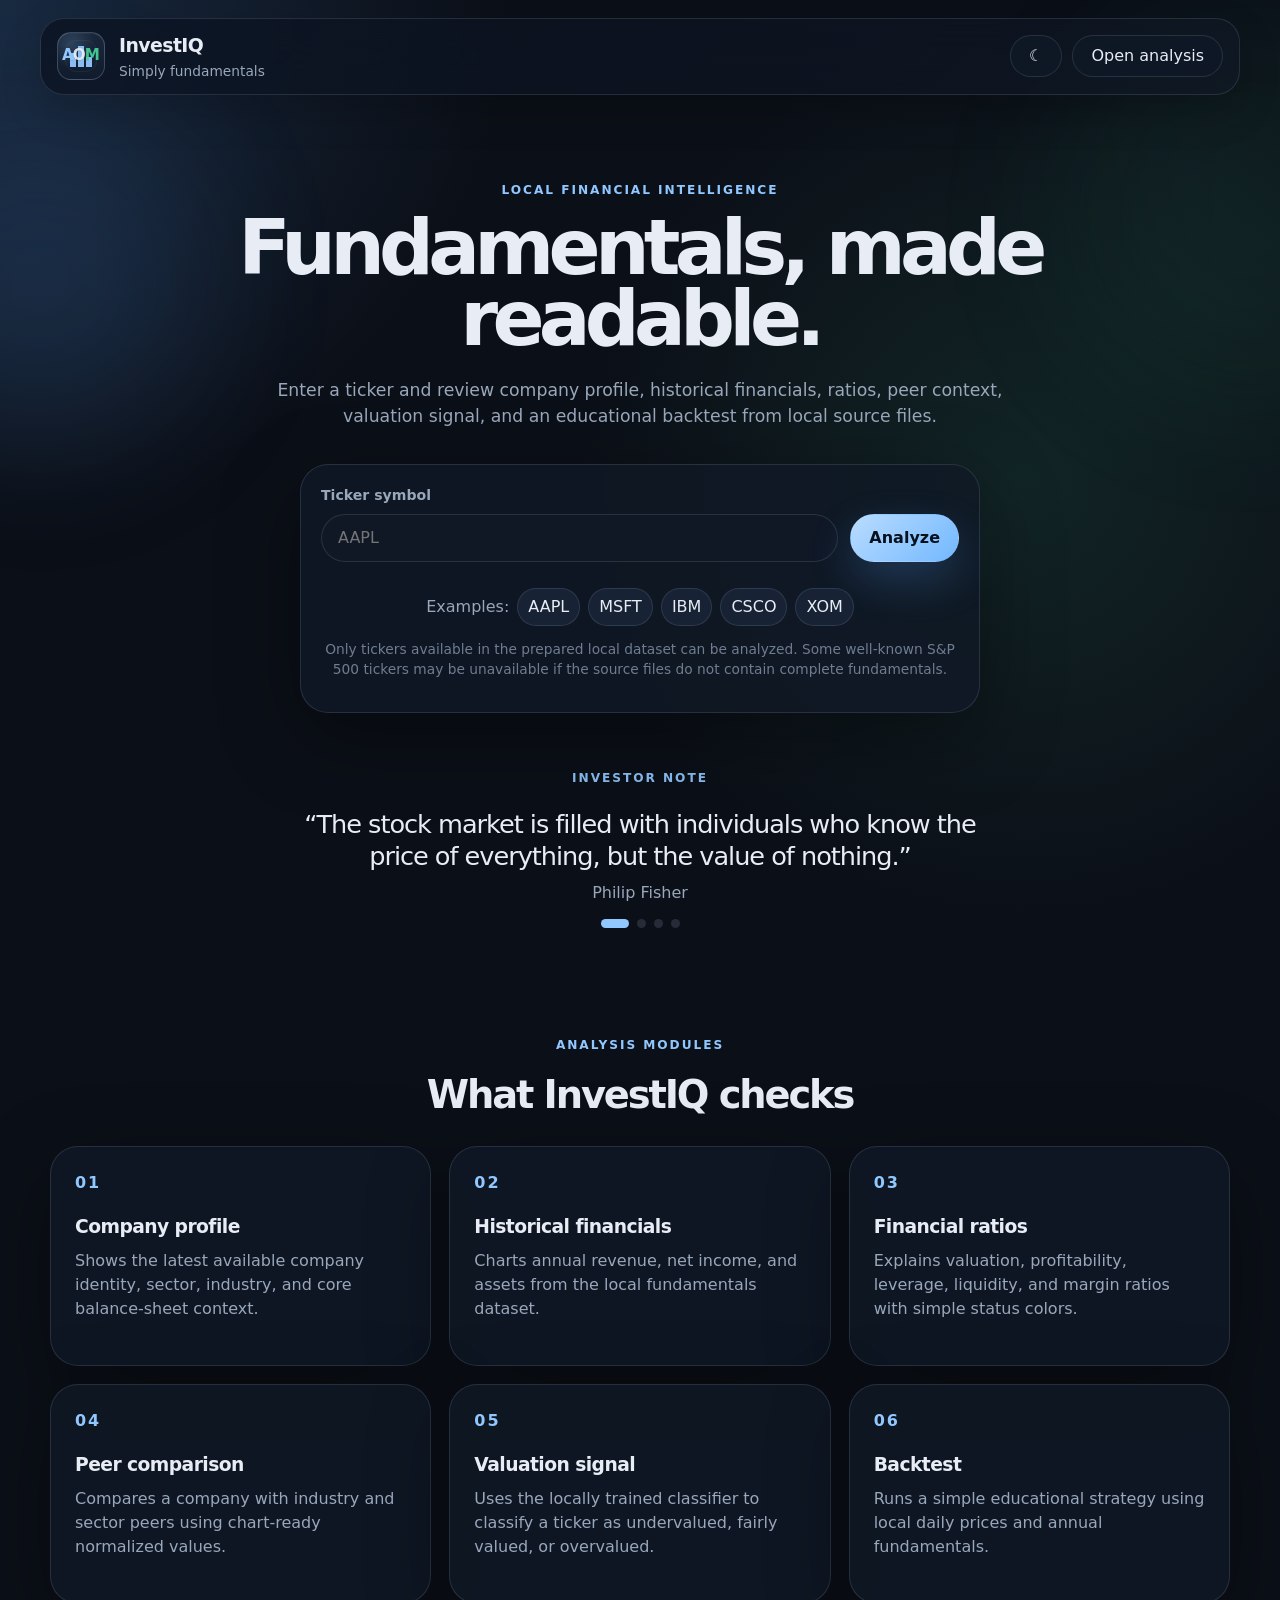
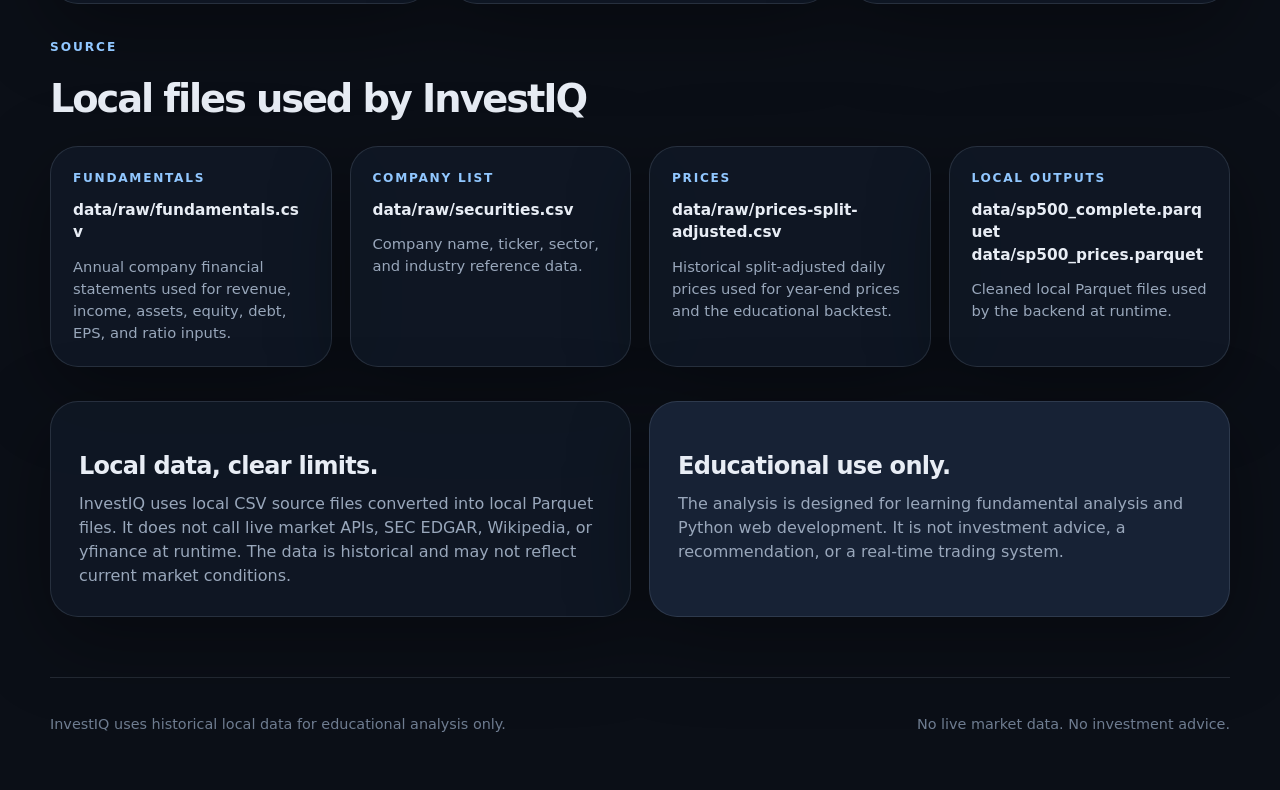
<file: frontend/index.html>
<!DOCTYPE html>
<html lang="en" data-theme="dark">
<head>
  <meta charset="UTF-8" />
  <meta name="viewport" content="width=device-width, initial-scale=1.0" />
  <title>InvestIQ | Simply Fundamentals</title>
  <script>
    (function () {
      try {
        var theme = localStorage.getItem("investiq-theme") || "dark";
        document.documentElement.setAttribute("data-theme", theme);
      } catch (e) {
        document.documentElement.setAttribute("data-theme", "dark");
      }
    })();
  </script>
  <link rel="stylesheet" href="style.css?v=aom-logo-1" />
</head>
<body class="home-page">
  <div class="ambient ambient-one"></div>
  <div class="ambient ambient-two"></div>

  <header class="site-header">
    <a class="brand brand-refined" href="index.html" aria-label="InvestIQ home">
      <span class="brand-mark brand-mark-aom" aria-hidden="true">
        <span class="brand-monogram">
          <span class="brand-letter brand-letter-a">A</span>
          <span class="brand-letter brand-letter-o">O</span>
          <span class="brand-letter brand-letter-m">M</span>
        </span>
      </span>
      <span class="brand-copy">
        <strong>InvestIQ</strong>
        <small>Simply fundamentals</small>
      </span>
    </a>

    <nav class="header-actions" aria-label="Header actions">
      <button class="ghost-button" id="themeToggle" type="button" aria-label="Toggle theme">
        <span id="themeIcon">☾</span>
      </button>
      <a class="ghost-link" href="analysis.html?ticker=AAPL">Open analysis</a>
    </nav>
  </header>

  <main>
    <section class="hero-shell">
      <div class="hero-copy reveal">
        <p class="eyebrow">Local financial intelligence</p>
        <h1>Fundamentals, made readable.</h1>
        <p class="hero-text">
          Enter a ticker and review company profile, historical financials, ratios,
          peer context, valuation signal, and an educational backtest from local source files.
        </p>

        <form class="search-panel" id="homeSearchForm" autocomplete="off">
          <label for="tickerInput">Ticker symbol</label>
          <div class="search-row">
            <input
              id="tickerInput"
              name="ticker"
              type="text"
              placeholder="AAPL"
              maxlength="10"
              aria-describedby="tickerHelp"
            />
            <button class="primary-button" type="submit">Analyze</button>
          </div>
          <div class="suggestions" id="suggestions" aria-live="polite"></div>
          <p class="field-help" id="tickerHelp">
            Examples:
            <button type="button" class="ticker-pill" data-ticker="AAPL">AAPL</button>
            <button type="button" class="ticker-pill" data-ticker="MSFT">MSFT</button>
            <button type="button" class="ticker-pill" data-ticker="IBM">IBM</button>
            <button type="button" class="ticker-pill" data-ticker="CSCO">CSCO</button>
            <button type="button" class="ticker-pill" data-ticker="XOM">XOM</button>
          </p>
          <p class="local-dataset-note">
            Only tickers available in the prepared local dataset can be analyzed.
            Some well-known S&amp;P 500 tickers may be unavailable if the source files do not contain complete fundamentals.
          </p>
          <div class="inline-error" id="homeError"></div>
        </form>
      </div>

      <aside class="quote-card reveal delay-1" aria-label="Investor quote">
        <div class="quote-kicker">Investor note</div>
        <blockquote id="investorQuote">
          “The stock market is filled with individuals who know the price of everything, but the value of nothing.”
        </blockquote>
        <p id="quoteAuthor">Philip Fisher</p>
        <div class="quote-dots" id="quoteDots" aria-label="Quote navigation"></div>
      </aside>
    </section>

    <section class="module-section reveal delay-2" aria-labelledby="modulesTitle">
      <div class="section-heading section-heading-centered">
        <div>
          <p class="eyebrow">Analysis modules</p>
          <h2 id="modulesTitle">What InvestIQ checks</h2>
        </div>
      </div>

      <div class="module-grid">
        <article class="module-card">
          <span class="module-number">01</span>
          <h3>Company profile</h3>
          <p>Shows the latest available company identity, sector, industry, and core balance-sheet context.</p>
        </article>
        <article class="module-card">
          <span class="module-number">02</span>
          <h3>Historical financials</h3>
          <p>Charts annual revenue, net income, and assets from the local fundamentals dataset.</p>
        </article>
        <article class="module-card">
          <span class="module-number">03</span>
          <h3>Financial ratios</h3>
          <p>Explains valuation, profitability, leverage, liquidity, and margin ratios with simple status colors.</p>
        </article>
        <article class="module-card">
          <span class="module-number">04</span>
          <h3>Peer comparison</h3>
          <p>Compares a company with industry and sector peers using chart-ready normalized values.</p>
        </article>
        <article class="module-card">
          <span class="module-number">05</span>
          <h3>Valuation signal</h3>
          <p>Uses the locally trained classifier to classify a ticker as undervalued, fairly valued, or overvalued.</p>
        </article>
        <article class="module-card">
          <span class="module-number">06</span>
          <h3>Backtest</h3>
          <p>Runs a simple educational strategy using local daily prices and annual fundamentals.</p>
        </article>
      </div>
    </section>


    <section class="source-section reveal delay-3">
      <div class="section-heading">
        <div>
          <p class="eyebrow">Source</p>
          <h2>Local files used by InvestIQ</h2>
        </div>
      </div>

      <div class="source-grid">
        <article class="source-card">
          <span>Fundamentals</span>
          <strong>data/raw/fundamentals.csv</strong>
          <p>Annual company financial statements used for revenue, income, assets, equity, debt, EPS, and ratio inputs.</p>
        </article>
        <article class="source-card">
          <span>Company list</span>
          <strong>data/raw/securities.csv</strong>
          <p>Company name, ticker, sector, and industry reference data.</p>
        </article>
        <article class="source-card">
          <span>Prices</span>
          <strong>data/raw/prices-split-adjusted.csv</strong>
          <p>Historical split-adjusted daily prices used for year-end prices and the educational backtest.</p>
        </article>
        <article class="source-card">
          <span>Local outputs</span>
          <strong>data/sp500_complete.parquet<br>data/sp500_prices.parquet</strong>
          <p>Cleaned local Parquet files used by the backend at runtime.</p>
        </article>
      </div>
    </section>

    <section class="method-section reveal delay-3">
      <div class="method-card">
        <h2>Local data, clear limits.</h2>
        <p>
          InvestIQ uses local CSV source files converted into local Parquet files. It does not call live market APIs,
          SEC EDGAR, Wikipedia, or yfinance at runtime. The data is historical and may not reflect current market conditions.
        </p>
      </div>
      <div class="method-card muted">
        <h2>Educational use only.</h2>
        <p>
          The analysis is designed for learning fundamental analysis and Python web development.
          It is not investment advice, a recommendation, or a real-time trading system.
        </p>
      </div>
    </section>
  </main>

  <footer class="footer">
    <p>InvestIQ uses historical local data for educational analysis only.</p>
    <p>No live market data. No investment advice.</p>
  </footer>

  <script src="script.js?v=aom-logo-1"></script>
</body>
</html>
</file>
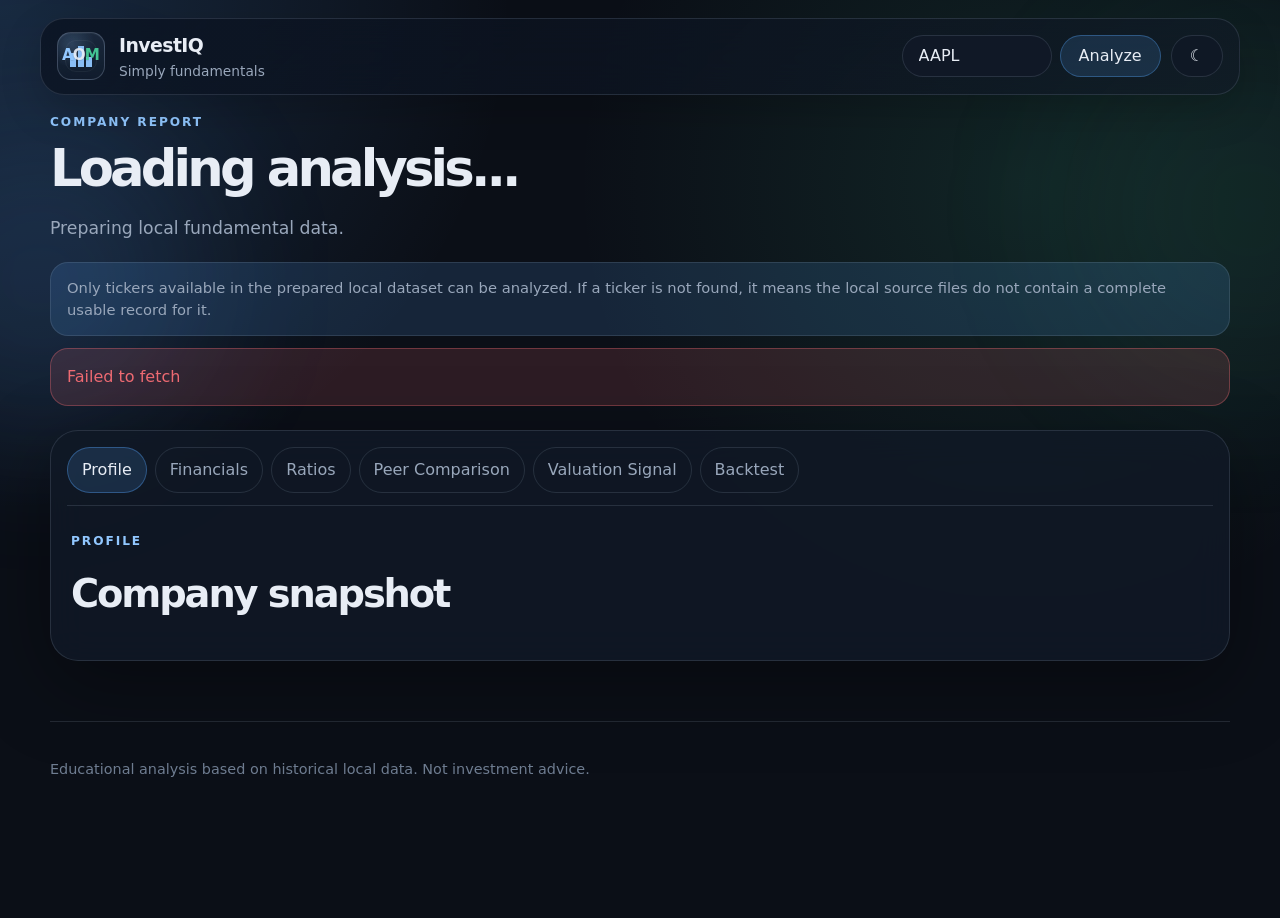
<file: frontend/analysis.html>
<!DOCTYPE html>
<html lang="en" data-theme="dark">
<head>
  <meta charset="UTF-8" />
  <meta name="viewport" content="width=device-width, initial-scale=1.0" />
  <title>InvestIQ Analysis</title>
  <script>
    (function () {
      try {
        var theme = localStorage.getItem("investiq-theme") || "dark";
        document.documentElement.setAttribute("data-theme", theme);
      } catch (e) {
        document.documentElement.setAttribute("data-theme", "dark");
      }
    })();
  </script>
  <link rel="stylesheet" href="style.css?v=aom-logo-1" />
  <script src="https://cdn.plot.ly/plotly-2.35.2.min.js"></script>
</head>
<body class="analysis-page">
  <div class="ambient ambient-one"></div>
  <div class="ambient ambient-two"></div>

  <header class="site-header">
    <a class="brand brand-refined" href="index.html" aria-label="InvestIQ home">
      <span class="brand-mark brand-mark-aom" aria-hidden="true">
        <span class="brand-monogram">
          <span class="brand-letter brand-letter-a">A</span>
          <span class="brand-letter brand-letter-o">O</span>
          <span class="brand-letter brand-letter-m">M</span>
        </span>
      </span>
      <span class="brand-copy">
        <strong>InvestIQ</strong>
        <small>Simply fundamentals</small>
      </span>
    </a>

    <nav class="header-actions" aria-label="Header actions">
      <form class="mini-search" id="analysisSearchForm" autocomplete="off">
        <input id="analysisTickerInput" type="text" placeholder="AAPL" maxlength="10" aria-label="Ticker" />
        <button class="secondary-button" type="submit">Analyze</button>
      </form>
      <button class="ghost-button" id="themeToggle" type="button" aria-label="Toggle theme">
        <span id="themeIcon">☾</span>
      </button>
    </nav>
  </header>

  <main id="analysisPage">
    <section class="analysis-hero">
      <div>
        <p class="eyebrow">Company report</p>
        <h1 id="companyTitle">Loading analysis...</h1>
        <p id="companySubtitle" class="hero-text">Preparing local fundamental data.</p>
      </div>

    </section>

    <div class="data-limitation-banner">
      Only tickers available in the prepared local dataset can be analyzed. If a ticker is not found,
      it means the local source files do not contain a complete usable record for it.
    </div>

    <div class="loading-bar" id="loadingBar" hidden>
      <span></span>
    </div>

    <div class="page-error" id="analysisError" hidden></div>

    <section class="tabs-shell" aria-label="Analysis tabs">
      <div class="tabs" role="tablist">
        <button class="tab-button active" data-tab="profile" role="tab">Profile</button>
        <button class="tab-button" data-tab="financials" role="tab">Financials</button>
        <button class="tab-button" data-tab="ratios" role="tab">Ratios</button>
        <button class="tab-button" data-tab="peers" role="tab">Peer Comparison</button>
        <button class="tab-button" data-tab="valuation" role="tab">Valuation Signal</button>
        <button class="tab-button" data-tab="backtest" role="tab">Backtest</button>
      </div>

      <section class="tab-panel active" id="tab-profile" role="tabpanel">
        <div class="section-heading compact">
          <p class="eyebrow">Profile</p>
          <h2>Company snapshot</h2>
        </div>
        <div class="profile-grid" id="profileGrid"></div>
      </section>

      <section class="tab-panel" id="tab-financials" role="tabpanel">
        <div class="section-heading compact">
          <p class="eyebrow">Annual financials</p>
          <h2>Historical performance</h2>
        </div>
        <div class="financial-chart-grid">
          <article class="financial-chart-panel">
            <div class="chart-zone">
              <div id="revenueChart" class="chart"></div>
            </div>
            <aside class="financial-chart-note">
              <span>Top line</span>
              <h4>Revenue</h4>
              <p>
                Revenue shows how much business the company generated before expenses.
                A rising revenue line can indicate growth, but it should not be read alone.
              </p>
              <p>
                Compare it with net income. If revenue rises but profit does not, the company may have
                cost pressure, weak margins, or heavy reinvestment.
              </p>
            </aside>
          </article>

          <article class="financial-chart-panel">
            <div class="chart-zone">
              <div id="netIncomeChart" class="chart"></div>
            </div>
            <aside class="financial-chart-note">
              <span>Profitability</span>
              <h4>Net income</h4>
              <p>
                Net income shows the profit left after expenses, interest, taxes, and other costs.
                It is usually a stronger quality signal than revenue alone.
              </p>
              <p>
                Stable or growing net income may indicate better operating discipline.
                Sharp drops may reflect business cycles, one-time charges, or margin weakness.
              </p>
            </aside>
          </article>

          <article class="financial-chart-panel">
            <div class="chart-zone">
              <div id="assetsChart" class="chart"></div>
            </div>
            <aside class="financial-chart-note">
              <span>Balance sheet</span>
              <h4>Total assets</h4>
              <p>
                Total assets show the size of the company’s balance sheet. Asset growth may indicate
                expansion, acquisitions, or higher capital intensity.
              </p>
              <p>
                More assets are not automatically better. Read this together with ROA, debt, equity,
                and net income to see whether the assets are productive.
              </p>
            </aside>
          </article>
        </div>

        <div class="table-card">
          <div class="table-header">
            <h3>Annual financials</h3>
          </div>
          <div class="table-wrap">
            <table id="financialsTable"></table>
          </div>
        </div>
      </section>

      <section class="tab-panel" id="tab-ratios" role="tabpanel">
        <div class="section-heading compact">
          <p class="eyebrow">Ratios</p>
          <h2>Valuation and quality indicators</h2>
        </div>

        <div class="explainer-panel">
          <h3>How to read valuation and quality indicators</h3>
          <p>
            These ratios are simple financial indicators calculated from the prepared local dataset.
            They are not live market signals. Green, yellow, and red are educational thresholds used to make the numbers easier to read.
          </p>
          <div class="explanation-grid">
            <article><strong>P/E</strong><span>Price compared with earnings. Lower can mean cheaper, but very low can also reflect risk.</span></article>
            <article><strong>P/B</strong><span>Price compared with book value. Lower can mean cheaper relative to accounting equity.</span></article>
            <article><strong>ROE</strong><span>Profit generated from shareholder equity. Higher usually means better profitability.</span></article>
            <article><strong>ROA</strong><span>Profit generated from total assets. Higher means assets are used more efficiently.</span></article>
            <article><strong>D/E</strong><span>Debt compared with equity. Lower usually means less balance-sheet leverage.</span></article>
            <article><strong>Current Ratio</strong><span>Current assets compared with current liabilities. Higher means stronger short-term liquidity.</span></article>
            <article><strong>Gross Margin</strong><span>Share of revenue left after direct costs. Higher means stronger product or service margin.</span></article>
          </div>
        </div>

        <div class="score-card" id="healthScoreCard"></div>
        <div class="ratio-grid" id="ratioGrid"></div>
      </section>

      <section class="tab-panel" id="tab-peers" role="tabpanel">
        <div class="section-heading compact">
          <p class="eyebrow">Peer comparison</p>
          <h2>Sector and peer context</h2>
        </div>

        <div class="explainer-panel">
          <h3>How peer comparison works</h3>
          <p>
            InvestIQ first looks for companies in the same industry. If there are not enough peers, it expands to the same sector.
            The table shows comparable companies. The bar chart shows metric values. The radar chart converts each metric to a 0-100 score,
            where a higher score is always better.
          </p>
          <p>
            For radar scoring, higher is better for ROE, ROA, Current Ratio, and Gross Margin. Lower is better for P/E, P/B, and Debt-to-Equity.
            This makes unlike metrics easier to compare visually.
          </p>
        </div>

        <div class="chart-grid">
          <div class="chart-card wide"><div id="peerBarChart" class="chart"></div></div>
          <div class="chart-card wide"><div id="peerRadarChart" class="chart"></div></div>
        </div>
        <div class="table-card">
          <div class="table-header">
            <h3>Peers</h3>
          </div>
          <div class="table-wrap">
            <table id="peersTable"></table>
          </div>
        </div>
      </section>

      <section class="tab-panel" id="tab-valuation" role="tabpanel">
        <div class="section-heading compact">
          <p class="eyebrow">Valuation signal</p>
          <h2>Local classifier output</h2>
        </div>

        <div class="explainer-panel">
          <h3>How the valuation signal works</h3>
          <p>
            The classifier is trained locally from the prepared historical dataset. It learns labels based on sector-relative valuation rules,
            not from live market prices or analyst opinions. The verdict is therefore an educational signal, not an investment recommendation.
          </p>
          <p>
            Confidence is the model probability for the selected verdict. Feature importance shows which ratios were most influential during model training.
          </p>
        </div>

        <div class="valuation-layout valuation-layout-vertical">
          <div class="valuation-card" id="valuationCard"></div>
          <div class="chart-card"><div id="featureImportanceChart" class="chart"></div></div>
        </div>
      </section>

      <section class="tab-panel" id="tab-backtest" role="tabpanel">
        <div class="section-heading compact">
          <p class="eyebrow">Educational backtest</p>
          <h2>Simple historical simulation</h2>
        </div>

        <div class="explainer-panel backtest-explainer">
          <h3>How to read this backtest</h3>
          <p>
            This backtest is a simple learning tool. It answers one question:
            what would have happened if a basic value-and-quality rule had been applied
            to the selected tickers during the selected historical period?
          </p>

          <div class="explanation-grid backtest-explanation-grid">
            <article>
              <strong>Buy rule</strong>
              <span>
                A ticker is bought when the latest available annual fundamentals show
                P/E below 15 and ROE above 15%. This means the company appears reasonably priced
                and profitable based on the local dataset.
              </span>
            </article>

            <article>
              <strong>Sell rule</strong>
              <span>
                A position is sold after 252 trading days, roughly one trading year,
                or earlier if the selected end date is reached.
              </span>
            </article>

            <article>
              <strong>Capital allocation</strong>
              <span>
                Initial capital is split equally across tickers that trigger the buy rule.
                Tickers that do not trigger the rule are shown as skipped.
              </span>
            </article>

            <article>
              <strong>Data limitation</strong>
              <span>
                Prices are daily, but fundamentals are annual. InvestIQ uses the latest available
                annual fundamentals at or before the trade year. This is realistic enough for learning,
                but it is not a professional trading engine.
              </span>
            </article>
          </div>

          <p class="explainer-warning">
            The result should be read as an educational historical simulation, not as a forecast,
            trading signal, or investment recommendation.
          </p>
        </div>

<form class="backtest-form" id="backtestForm">
          <label>
            Tickers
            <input id="backtestTickers" type="text" value="AAPL, MSFT, IBM, CSCO" />
          </label>
          <label>
            Start date
            <input id="backtestStart" type="date" value="2014-01-01" />
          </label>
          <label>
            End date
            <input id="backtestEnd" type="date" value="2016-12-31" />
          </label>
          <label>
            Initial capital
            <input id="backtestCapital" type="number" min="0" step="100" value="10000" />
          </label>
          <button class="primary-button" type="submit">Run backtest</button>
        </form>

        <div class="inline-error" id="backtestError"></div>

        <div class="metric-grid" id="backtestMetrics"></div>

        <div class="chart-card wide">
          <div id="portfolioChart" class="chart"></div>
        </div>

        <div class="methodology-card" id="backtestMethodology"></div>

        <div class="table-card">
          <div class="table-header">
            <h3>Trades</h3>
          </div>
          <div class="table-wrap">
            <table id="tradesTable"></table>
          </div>
        </div>
      </section>
    </section>
  </main>

  <footer class="footer">
    <p>Educational analysis based on historical local data. Not investment advice.</p>
  </footer>

  <script src="script.js?v=aom-logo-1"></script>
</body>
</html>
</file>
<file: frontend/style.css>
:root {
  color-scheme: dark;
  --bg: #0b0f17;
  --bg-soft: #101826;
  --panel: rgba(17, 25, 39, 0.82);
  --panel-solid: #121a28;
  --panel-strong: #172235;
  --text: #e8edf5;
  --muted: #99a7bb;
  --faint: #6f7d91;
  --line: rgba(150, 166, 190, 0.18);
  --line-strong: rgba(150, 166, 190, 0.32);
  --accent: #91c7ff;
  --accent-strong: #57a6ff;
  --accent-soft: rgba(87, 166, 255, 0.15);
  --green: #46d39a;
  --green-soft: rgba(70, 211, 154, 0.14);
  --yellow: #e7bd52;
  --yellow-soft: rgba(231, 189, 82, 0.15);
  --red: #ef6b73;
  --red-soft: rgba(239, 107, 115, 0.15);
  --grey: #8f9aad;
  --grey-soft: rgba(143, 154, 173, 0.15);
  --shadow: 0 24px 80px rgba(0, 0, 0, 0.35);
  --radius-lg: 28px;
  --radius-md: 18px;
  --radius-sm: 12px;
}

html[data-theme="light"] {
  color-scheme: light;
  --bg: #f4f7fb;
  --bg-soft: #ffffff;
  --panel: rgba(255, 255, 255, 0.86);
  --panel-solid: #ffffff;
  --panel-strong: #edf3fb;
  --text: #102033;
  --muted: #53647a;
  --faint: #7a8797;
  --line: rgba(50, 72, 100, 0.16);
  --line-strong: rgba(50, 72, 100, 0.28);
  --accent: #1d68b3;
  --accent-strong: #155a9e;
  --accent-soft: rgba(29, 104, 179, 0.11);
  --shadow: 0 24px 70px rgba(50, 72, 100, 0.16);
}

* {
  box-sizing: border-box;
}

body {
  margin: 0;
  min-height: 100vh;
  background:
    radial-gradient(circle at top left, rgba(87, 166, 255, 0.18), transparent 32rem),
    radial-gradient(circle at 80% 20%, rgba(70, 211, 154, 0.11), transparent 28rem),
    var(--bg);
  color: var(--text);
  font-family: Inter, ui-sans-serif, system-ui, -apple-system, BlinkMacSystemFont, "Segoe UI", sans-serif;
  line-height: 1.5;
}

button,
input {
  font: inherit;
}

a {
  color: inherit;
  text-decoration: none;
}

.ambient {
  position: fixed;
  pointer-events: none;
  border-radius: 999px;
  filter: blur(80px);
  opacity: 0.6;
  z-index: -1;
}

.ambient-one {
  width: 320px;
  height: 320px;
  left: -120px;
  top: 120px;
  background: rgba(87, 166, 255, 0.22);
}

.ambient-two {
  width: 380px;
  height: 380px;
  right: -160px;
  top: 20px;
  background: rgba(70, 211, 154, 0.12);
}

.site-header {
  width: min(1180px, calc(100% - 36px));
  margin: 0 auto;
  padding: 24px 0;
  display: flex;
  justify-content: space-between;
  align-items: center;
  gap: 18px;
}

.brand {
  display: flex;
  align-items: center;
  gap: 12px;
}

.brand-mark {
  width: 42px;
  height: 42px;
  border: 1px solid var(--line-strong);
  border-radius: 14px;
  display: grid;
  place-items: center;
  background: linear-gradient(135deg, var(--panel), var(--panel-strong));
  color: var(--accent);
  font-weight: 800;
  box-shadow: var(--shadow);
}

.brand strong {
  display: block;
  font-size: 1.02rem;
  letter-spacing: 0.02em;
}

.brand small {
  display: block;
  color: var(--muted);
  font-size: 0.78rem;
  margin-top: 1px;
}

.header-actions {
  display: flex;
  align-items: center;
  gap: 10px;
}

.ghost-button,
.ghost-link,
.secondary-button,
.primary-button {
  border: 1px solid var(--line);
  border-radius: 999px;
  min-height: 42px;
  padding: 0 18px;
  display: inline-flex;
  align-items: center;
  justify-content: center;
  cursor: pointer;
  transition: transform 180ms ease, border-color 180ms ease, background 180ms ease;
}

.ghost-button,
.ghost-link,
.secondary-button {
  background: var(--panel);
  color: var(--text);
}

.primary-button {
  border-color: transparent;
  color: #07101d;
  background: linear-gradient(135deg, #b9dcff, #73b8ff);
  font-weight: 750;
  box-shadow: 0 18px 44px rgba(87, 166, 255, 0.23);
}

.secondary-button {
  color: var(--text);
  background: var(--accent-soft);
  border-color: rgba(87, 166, 255, 0.34);
}

.ghost-button:hover,
.ghost-link:hover,
.secondary-button:hover,
.primary-button:hover {
  transform: translateY(-1px);
  border-color: var(--accent);
}

main {
  width: min(1180px, calc(100% - 36px));
  margin: 0 auto 60px;
}

.hero-shell {
  min-height: 620px;
  display: grid;
  grid-template-columns: minmax(0, 1.2fr) minmax(320px, 0.8fr);
  align-items: center;
  gap: 28px;
}

.hero-copy h1,
.analysis-hero h1 {
  margin: 0;
  font-size: clamp(2.7rem, 6vw, 5.9rem);
  letter-spacing: -0.075em;
  line-height: 0.92;
}

.analysis-hero h1 {
  font-size: clamp(2rem, 4vw, 4.1rem);
}

.eyebrow {
  color: var(--accent);
  text-transform: uppercase;
  letter-spacing: 0.16em;
  font-size: 0.76rem;
  font-weight: 800;
  margin: 0 0 14px;
}

.hero-text {
  max-width: 700px;
  color: var(--muted);
  font-size: 1.08rem;
  margin: 24px 0 0;
}

.search-panel,
.quote-card,
.module-card,
.method-card,
.tabs-shell,
.chart-card,
.table-card,
.score-card,
.valuation-card,
.methodology-card {
  background: var(--panel);
  border: 1px solid var(--line);
  box-shadow: var(--shadow);
  backdrop-filter: blur(18px);
}

.search-panel {
  margin-top: 34px;
  max-width: 680px;
  border-radius: var(--radius-lg);
  padding: 20px;
}

.search-panel label,
.backtest-form label {
  display: grid;
  gap: 8px;
  color: var(--muted);
  font-size: 0.88rem;
  font-weight: 650;
}

.search-row {
  display: grid;
  grid-template-columns: 1fr auto;
  gap: 12px;
  margin-top: 8px;
}

input {
  width: 100%;
  min-height: 48px;
  border: 1px solid var(--line);
  border-radius: 999px;
  padding: 0 16px;
  background: var(--bg-soft);
  color: var(--text);
  outline: none;
  transition: border-color 180ms ease, box-shadow 180ms ease;
}

input:focus {
  border-color: var(--accent);
  box-shadow: 0 0 0 4px var(--accent-soft);
}

.field-help {
  margin: 14px 0 0;
  color: var(--muted);
  display: flex;
  flex-wrap: wrap;
  align-items: center;
  gap: 8px;
}

.ticker-pill {
  border: 1px solid var(--line);
  border-radius: 999px;
  background: var(--panel-strong);
  color: var(--text);
  padding: 6px 10px;
  cursor: pointer;
}

.suggestions {
  display: flex;
  gap: 8px;
  flex-wrap: wrap;
  margin-top: 12px;
}

.suggestion-button {
  border: 1px solid var(--line);
  border-radius: 999px;
  background: var(--panel-strong);
  color: var(--text);
  padding: 7px 12px;
  cursor: pointer;
}

.inline-error,
.page-error {
  color: var(--red);
  margin-top: 12px;
}

.page-error {
  border: 1px solid rgba(239, 107, 115, 0.35);
  border-radius: var(--radius-md);
  background: var(--red-soft);
  padding: 16px;
}

.quote-card {
  border-radius: var(--radius-lg);
  padding: 32px;
  min-height: 320px;
  display: grid;
  align-content: space-between;
}

.quote-kicker {
  color: var(--accent);
  font-size: 0.76rem;
  text-transform: uppercase;
  letter-spacing: 0.16em;
  font-weight: 800;
}

blockquote {
  margin: 26px 0;
  font-size: clamp(1.4rem, 2vw, 2.1rem);
  letter-spacing: -0.04em;
  line-height: 1.12;
}

.quote-card p {
  color: var(--muted);
  margin: 0;
}

.module-section,
.source-section,
.method-section {
  margin-top: 34px;
}

.section-heading {
  display: flex;
  align-items: end;
  justify-content: space-between;
  gap: 20px;
  margin-bottom: 18px;
}

.section-heading.compact {
  display: block;
}

.section-heading h2 {
  margin: 0;
  font-size: clamp(1.8rem, 3vw, 2.8rem);
  letter-spacing: -0.055em;
}

.module-grid {
  display: grid;
  grid-template-columns: repeat(3, 1fr);
  gap: 18px;
}

.module-card {
  border-radius: var(--radius-lg);
  padding: 24px;
  min-height: 220px;
  transition: transform 180ms ease, border-color 180ms ease;
}

.module-card:hover {
  transform: translateY(-3px);
  border-color: var(--accent);
}

.module-number {
  color: var(--accent);
  font-weight: 800;
  letter-spacing: 0.12em;
}

.module-card h3,
.method-card h2,
.table-header h3 {
  margin: 18px 0 8px;
  letter-spacing: -0.03em;
}

.module-card p,
.method-card p {
  color: var(--muted);
  margin: 0;
}


.source-grid {
  display: grid;
  grid-template-columns: repeat(4, 1fr);
  gap: 18px;
}

.source-card {
  background: var(--panel);
  border: 1px solid var(--line);
  box-shadow: var(--shadow);
  backdrop-filter: blur(18px);
  border-radius: var(--radius-lg);
  padding: 22px;
}

.source-card span {
  display: block;
  color: var(--accent);
  font-size: 0.76rem;
  text-transform: uppercase;
  letter-spacing: 0.14em;
  font-weight: 800;
  margin-bottom: 12px;
}

.source-card strong {
  display: block;
  font-size: 0.96rem;
  overflow-wrap: anywhere;
  line-height: 1.45;
}

.source-card p {
  color: var(--muted);
  margin: 12px 0 0;
  font-size: 0.92rem;
}

.method-section {
  display: grid;
  grid-template-columns: 1fr 1fr;
  gap: 18px;
}

.method-card {
  border-radius: var(--radius-lg);
  padding: 28px;
}

.method-card.muted {
  background: var(--panel-strong);
}

.footer {
  width: min(1180px, calc(100% - 36px));
  margin: 40px auto;
  padding-top: 22px;
  border-top: 1px solid var(--line);
  display: flex;
  justify-content: space-between;
  gap: 18px;
  color: var(--faint);
  font-size: 0.9rem;
}

.reveal {
  animation: rise 700ms ease both;
}

.delay-1 {
  animation-delay: 80ms;
}

.delay-2 {
  animation-delay: 160ms;
}

.delay-3 {
  animation-delay: 240ms;
}

@keyframes rise {
  from {
    transform: translateY(16px);
    opacity: 0;
  }
  to {
    transform: translateY(0);
    opacity: 1;
  }
}

.analysis-hero {
  margin-top: 18px;
  display: grid;
  grid-template-columns: minmax(0, 1fr) auto;
  align-items: end;
  gap: 24px;
}

.hero-metrics,
.metric-grid {
  display: flex;
  gap: 12px;
  flex-wrap: wrap;
}

.metric-chip,
.metric-card {
  min-width: 136px;
  padding: 16px;
  border: 1px solid var(--line);
  border-radius: var(--radius-md);
  background: var(--panel);
}

.metric-chip span,
.metric-card span {
  color: var(--muted);
  display: block;
  font-size: 0.78rem;
}

.metric-chip strong,
.metric-card strong {
  display: block;
  margin-top: 4px;
  font-size: 1.05rem;
}

.mini-search {
  display: flex;
  gap: 8px;
  align-items: center;
}

.mini-search input {
  width: 150px;
  min-height: 42px;
}

.loading-bar {
  position: sticky;
  top: 0;
  height: 4px;
  background: var(--line);
  border-radius: 999px;
  overflow: hidden;
  margin: 18px 0;
  z-index: 5;
}

.loading-bar span {
  display: block;
  width: 36%;
  height: 100%;
  border-radius: 999px;
  background: var(--accent);
  animation: loading 1s ease-in-out infinite;
}

@keyframes loading {
  0% {
    transform: translateX(-100%);
  }
  100% {
    transform: translateX(320%);
  }
}

.tabs-shell {
  margin-top: 24px;
  border-radius: var(--radius-lg);
  padding: 16px;
}

.tabs {
  display: flex;
  gap: 8px;
  overflow-x: auto;
  padding-bottom: 12px;
  border-bottom: 1px solid var(--line);
}

.tab-button {
  border: 1px solid var(--line);
  border-radius: 999px;
  background: transparent;
  color: var(--muted);
  padding: 10px 14px;
  white-space: nowrap;
  cursor: pointer;
}

.tab-button.active {
  background: var(--accent-soft);
  color: var(--text);
  border-color: rgba(87, 166, 255, 0.36);
}

.tab-panel {
  display: none;
  padding: 26px 4px 4px;
}

.tab-panel.active {
  display: block;
}

.profile-grid,
.ratio-grid,
.metric-grid {
  display: grid;
  grid-template-columns: repeat(4, 1fr);
  gap: 14px;
}

.profile-card,
.ratio-card {
  border: 1px solid var(--line);
  background: var(--panel-solid);
  border-radius: var(--radius-md);
  padding: 18px;
}

.profile-card span,
.ratio-card .ratio-label {
  display: block;
  color: var(--muted);
  font-size: 0.82rem;
}

.profile-card strong {
  display: block;
  margin-top: 8px;
  font-size: 1.08rem;
  overflow-wrap: anywhere;
}

.chart-grid {
  display: grid;
  grid-template-columns: 1fr 1fr;
  gap: 14px;
}

.chart-card,
.table-card,
.score-card,
.valuation-card,
.methodology-card {
  border-radius: var(--radius-md);
  padding: 18px;
  margin-bottom: 14px;
}

.chart-card.wide {
  grid-column: 1 / -1;
}

.chart {
  width: 100%;
  min-height: 360px;
}

.table-header {
  display: flex;
  align-items: center;
  justify-content: space-between;
}

.table-header h3 {
  margin: 0 0 14px;
}

.table-wrap {
  overflow-x: auto;
}

table {
  width: 100%;
  border-collapse: collapse;
  min-width: 760px;
}

th,
td {
  padding: 12px 10px;
  border-bottom: 1px solid var(--line);
  text-align: left;
  font-size: 0.9rem;
}

th {
  color: var(--muted);
  font-weight: 750;
}

td {
  color: var(--text);
}

.status-dot {
  width: 10px;
  height: 10px;
  border-radius: 99px;
  display: inline-block;
  margin-right: 8px;
}

.status-green {
  background: var(--green-soft);
  border-color: rgba(70, 211, 154, 0.28);
}

.status-green .status-dot {
  background: var(--green);
}

.status-yellow {
  background: var(--yellow-soft);
  border-color: rgba(231, 189, 82, 0.28);
}

.status-yellow .status-dot {
  background: var(--yellow);
}

.status-red {
  background: var(--red-soft);
  border-color: rgba(239, 107, 115, 0.28);
}

.status-red .status-dot {
  background: var(--red);
}

.status-grey {
  background: var(--grey-soft);
  border-color: rgba(143, 154, 173, 0.28);
}

.status-grey .status-dot {
  background: var(--grey);
}

.ratio-card {
  border: 1px solid var(--line);
}

.ratio-card strong {
  display: block;
  font-size: 1.55rem;
  letter-spacing: -0.04em;
  margin: 8px 0;
}

.ratio-card p {
  margin: 8px 0 0;
  color: var(--muted);
  font-size: 0.9rem;
}

.score-card {
  display: flex;
  justify-content: space-between;
  gap: 18px;
  align-items: center;
}

.score-number {
  font-size: 3rem;
  letter-spacing: -0.06em;
  font-weight: 850;
}

.valuation-layout {
  display: grid;
  grid-template-columns: 0.9fr 1.1fr;
  gap: 14px;
}

.verdict {
  display: inline-flex;
  border: 1px solid var(--line);
  border-radius: 999px;
  padding: 8px 12px;
  background: var(--accent-soft);
  color: var(--text);
  font-weight: 800;
}

.probability-list,
.signal-list {
  display: grid;
  gap: 10px;
  margin-top: 18px;
}

.prob-row {
  display: grid;
  grid-template-columns: 140px 1fr 56px;
  gap: 10px;
  align-items: center;
  color: var(--muted);
}

.prob-bar {
  height: 10px;
  background: var(--line);
  border-radius: 99px;
  overflow: hidden;
}

.prob-bar span {
  display: block;
  height: 100%;
  background: var(--accent);
}

.signal-list li {
  color: var(--muted);
}

.backtest-form {
  display: grid;
  grid-template-columns: 1.4fr 1fr 1fr 1fr auto;
  gap: 12px;
  align-items: end;
  margin-bottom: 18px;
}

.methodology-card {
  color: var(--muted);
}

.methodology-card strong {
  color: var(--text);
}

.empty-state {
  border: 1px dashed var(--line-strong);
  border-radius: var(--radius-md);
  padding: 22px;
  color: var(--muted);
  background: var(--panel-solid);
}

@media (max-width: 980px) {
  .hero-shell,
  .analysis-hero,
  .method-section,
  .valuation-layout {
    grid-template-columns: 1fr;
  }

  .module-grid,
  .source-grid,
  .profile-grid,
  .ratio-grid,
  .metric-grid,
  .chart-grid {
    grid-template-columns: 1fr 1fr;
  }

  .backtest-form {
    grid-template-columns: 1fr 1fr;
  }

  .site-header {
    align-items: flex-start;
  }
}

@media (max-width: 680px) {
  .site-header,
  .header-actions,
  .footer {
    flex-direction: column;
    align-items: stretch;
  }

  .search-row,
  .module-grid,
  .source-grid,
  .profile-grid,
  .ratio-grid,
  .metric-grid,
  .chart-grid,
  .backtest-form {
    grid-template-columns: 1fr;
  }

  .mini-search {
    width: 100%;
  }

  .mini-search input {
    width: 100%;
  }

  .hero-shell {
    min-height: unset;
    padding-top: 36px;
  }

  .hero-copy h1 {
    font-size: 3rem;
  }

  .score-card {
    align-items: flex-start;
    flex-direction: column;
  }
}


.local-dataset-note {
  margin: 12px 0 0;
  color: var(--faint);
  font-size: 0.86rem;
  line-height: 1.45;
}

.data-limitation-banner {
  margin: 20px 0 0;
  padding: 14px 16px;
  border: 1px solid var(--line);
  border-radius: var(--radius-md);
  background: var(--accent-soft);
  color: var(--muted);
  font-size: 0.92rem;
}

.financial-chart-grid {
  display: grid;
  grid-template-columns: 1fr;
  gap: 16px;
}

.financial-chart-grid .chart-card {
  margin-bottom: 0;
}

.financial-chart-grid .chart {
  min-height: 390px;
}


/* Analysis page cleanup */
.analysis-hero {
  grid-template-columns: 1fr;
  align-items: start;
}

.hero-metrics {
  display: none;
}

.valuation-layout {
  grid-template-columns: minmax(320px, 0.82fr) minmax(520px, 1.18fr);
  align-items: start;
}

#featureImportanceChart {
  min-height: 390px;
  height: 390px;
}

#tab-valuation .chart-card {
  padding-bottom: 8px;
}

#tab-valuation .chart {
  min-height: 390px;
}

@media (max-width: 980px) {
  .valuation-layout {
    grid-template-columns: 1fr;
  }

  #featureImportanceChart {
    min-height: 420px;
    height: 420px;
  }
}


/* FINAL OVERRIDE: valuation tab vertical layout */
body.analysis-page #tab-valuation .valuation-layout.valuation-layout-vertical {
  display: block !important;
  width: 100% !important;
}

body.analysis-page #tab-valuation .valuation-layout.valuation-layout-vertical .valuation-card {
  width: 100% !important;
  max-width: none !important;
  margin-bottom: 18px !important;
}

body.analysis-page #tab-valuation .valuation-layout.valuation-layout-vertical .chart-card {
  width: 100% !important;
  max-width: none !important;
  margin-bottom: 0 !important;
}

body.analysis-page #tab-valuation .valuation-layout.valuation-layout-vertical #featureImportanceChart {
  width: 100% !important;
  height: 410px !important;
  min-height: 410px !important;
}

body.analysis-page #tab-valuation .valuation-layout.valuation-layout-vertical .chart {
  width: 100% !important;
  height: 410px !important;
  min-height: 410px !important;
}



/* Explanation panels */
.explainer-panel {
  background: var(--panel-solid);
  border: 1px solid var(--line);
  border-radius: var(--radius-md);
  padding: 18px;
  margin: 0 0 18px;
}

.explainer-panel h3 {
  margin: 0 0 8px;
  font-size: 1.05rem;
  letter-spacing: -0.02em;
}

.explainer-panel p {
  margin: 8px 0 0;
  color: var(--muted);
  font-size: 0.94rem;
  line-height: 1.55;
}

.explanation-grid {
  margin-top: 16px;
  display: grid;
  grid-template-columns: repeat(2, minmax(0, 1fr));
  gap: 10px;
}

.explanation-grid article {
  border: 1px solid var(--line);
  border-radius: 14px;
  padding: 13px 14px;
  background: var(--panel);
}

.explanation-grid strong {
  display: block;
  color: var(--text);
  margin-bottom: 5px;
}

.explanation-grid span {
  display: block;
  color: var(--muted);
  font-size: 0.88rem;
  line-height: 1.45;
}

.ratio-range {
  color: var(--faint) !important;
  font-size: 0.82rem !important;
  margin-top: 10px !important;
}

@media (max-width: 760px) {
  .explanation-grid {
    grid-template-columns: 1fr;
  }
}


/* FINAL POLISH: header, centered home hero, quote placement, and backtest explanation */
.site-header {
  margin-top: 16px;
  padding: 14px 18px;
  border: 1px solid var(--line);
  border-radius: 28px;
  background: linear-gradient(135deg, var(--panel), rgba(17, 25, 39, 0.58));
  backdrop-filter: blur(18px);
  box-shadow: 0 18px 60px rgba(0, 0, 0, 0.22);
}

html[data-theme="light"] .site-header {
  background: rgba(255, 255, 255, 0.78);
}

.brand-mark {
  box-shadow: none;
}

.header-actions .ghost-link,
.header-actions .ghost-button,
.header-actions .secondary-button,
.mini-search input {
  box-shadow: none;
}

.home-page .hero-shell {
  grid-template-columns: 1fr;
  min-height: auto;
  padding: 96px 0 48px;
  place-items: center;
  text-align: center;
}

.home-page .hero-copy {
  width: min(860px, 100%);
  margin: 0 auto;
}

.home-page .hero-copy h1 {
  max-width: 820px;
  margin: 0 auto;
}

.home-page .hero-text {
  max-width: 720px;
  margin-left: auto;
  margin-right: auto;
}

.home-page .search-panel {
  margin-left: auto;
  margin-right: auto;
  text-align: left;
}

.home-page .field-help {
  justify-content: center;
  text-align: center;
}

.home-page .local-dataset-note {
  text-align: center;
  max-width: 650px;
  margin: 14px auto 0;
}

.home-page .quote-card {
  width: min(780px, 100%);
  min-height: 0;
  margin: 22px auto 0;
  padding: 26px 30px;
  text-align: center;
}

.home-page .quote-card blockquote {
  margin: 18px auto;
  font-size: clamp(1.15rem, 2vw, 1.65rem);
  max-width: 680px;
}

.home-page .quote-kicker {
  text-align: center;
}

.backtest-explainer {
  margin-bottom: 22px;
}

.backtest-explanation-grid {
  grid-template-columns: repeat(4, minmax(0, 1fr));
}

.backtest-explanation-grid article {
  min-height: 174px;
}

.explainer-warning {
  margin-top: 16px !important;
  padding: 13px 15px;
  border: 1px solid rgba(231, 189, 82, 0.28);
  border-radius: 14px;
  background: var(--yellow-soft);
  color: var(--text) !important;
}

@media (max-width: 1100px) {
  .backtest-explanation-grid {
    grid-template-columns: repeat(2, minmax(0, 1fr));
  }

  .backtest-explanation-grid article {
    min-height: 0;
  }
}

@media (max-width: 680px) {
  .site-header {
    margin-top: 10px;
    border-radius: 22px;
  }

  .home-page .hero-shell {
    padding: 54px 0 32px;
  }

  .home-page .search-panel {
    text-align: left;
  }

  .backtest-explanation-grid {
    grid-template-columns: 1fr;
  }
}


/* HOME REFINEMENT FINAL */

/* Better header */
.site-header {
  width: min(1200px, calc(100% - 36px));
  margin: 18px auto 0;
  padding: 14px 20px;
  border: 1px solid var(--line);
  border-radius: 24px;
  background: linear-gradient(135deg, var(--panel), rgba(17, 25, 39, 0.68));
  backdrop-filter: blur(18px);
  box-shadow: 0 16px 42px rgba(0, 0, 0, 0.16);
}

html[data-theme="light"] .site-header {
  background: rgba(255, 255, 255, 0.78);
}

/* Better logo */
.brand-refined {
  display: flex;
  align-items: center;
  gap: 14px;
}

.brand-copy strong {
  display: block;
  font-size: 1.06rem;
  letter-spacing: -0.02em;
}

.brand-copy small {
  display: block;
  color: var(--muted);
  font-size: 0.8rem;
  margin-top: 2px;
}

.brand-mark {
  position: relative;
  width: 46px;
  height: 46px;
  border-radius: 14px;
  border: 1px solid var(--line-strong);
  background: linear-gradient(180deg, rgba(87, 166, 255, 0.14), rgba(87, 166, 255, 0.03));
  display: block;
  overflow: hidden;
}

.brand-mark-bar {
  position: absolute;
  bottom: 11px;
  width: 7px;
  border-radius: 999px;
  background: linear-gradient(180deg, var(--accent), var(--accent-strong));
}

.brand-mark-bar-1 {
  left: 13px;
  height: 14px;
}

.brand-mark-bar-2 {
  left: 23px;
  height: 22px;
}

.brand-mark-dot {
  position: absolute;
  right: 10px;
  top: 12px;
  width: 7px;
  height: 7px;
  border-radius: 99px;
  background: var(--green);
  box-shadow: 0 0 0 5px rgba(70, 211, 154, 0.12);
}

/* Center heading above analysis modules */
.home-page .section-heading.section-heading-centered {
  justify-content: center !important;
  text-align: center;
  margin-bottom: 22px;
}

.home-page .section-heading.section-heading-centered > div {
  width: 100%;
}

.home-page .section-heading.section-heading-centered .eyebrow,
.home-page .section-heading.section-heading-centered h2 {
  text-align: center;
}

/* Quote becomes standalone, no box */
.home-page .quote-card {
  width: min(760px, 100%);
  margin: 18px auto 0;
  padding: 12px 0 0;
  min-height: 0;
  background: transparent !important;
  border: none !important;
  box-shadow: none !important;
  backdrop-filter: none !important;
  text-align: center;
}

.home-page .quote-kicker {
  text-align: center;
  margin-bottom: 8px;
}

.home-page .quote-card blockquote {
  margin: 10px auto 10px;
  font-size: clamp(1.1rem, 2vw, 1.6rem);
  line-height: 1.28;
  max-width: 700px;
  transition: opacity 0.42s ease, transform 0.42s ease;
}

.home-page .quote-card p {
  margin: 0;
  color: var(--muted);
  transition: opacity 0.42s ease, transform 0.42s ease;
}

.quote-fade-out {
  opacity: 0;
  transform: translateY(8px);
}

.quote-fade-in {
  opacity: 1;
  transform: translateY(0);
}

.quote-dots {
  display: flex;
  justify-content: center;
  gap: 8px;
  margin-top: 16px;
}

.quote-dot {
  width: 8px;
  height: 8px;
  border-radius: 99px;
  border: none;
  background: var(--line-strong);
  cursor: pointer;
  transition: transform 180ms ease, background 180ms ease, width 180ms ease;
  padding: 0;
}

.quote-dot:hover {
  transform: scale(1.05);
}

.quote-dot.active {
  width: 22px;
  background: var(--accent);
}

/* Home hero feels more centered */
.home-page .hero-shell {
  grid-template-columns: 1fr;
  place-items: center;
  text-align: center;
  min-height: auto;
  padding: 92px 0 38px;
}

.home-page .hero-copy {
  width: min(860px, 100%);
  margin: 0 auto;
}

.home-page .hero-copy h1 {
  margin: 0 auto;
  max-width: 840px;
}

.home-page .hero-text {
  margin-left: auto;
  margin-right: auto;
  max-width: 730px;
}

.home-page .search-panel {
  margin-left: auto;
  margin-right: auto;
  text-align: left;
}

.home-page .local-dataset-note {
  text-align: center;
  margin-left: auto;
  margin-right: auto;
  max-width: 680px;
}

.home-page .module-section {
  margin-top: 64px;
}

.home-page .module-grid {
  margin-top: 4px;
}

@media (max-width: 760px) {
  .site-header {
    padding: 12px 16px;
    border-radius: 20px;
  }

  .brand-mark {
    width: 42px;
    height: 42px;
  }

  .home-page .hero-shell {
    padding: 60px 0 26px;
  }

  .home-page .quote-card blockquote {
    font-size: 1.18rem;
  }
}


/* FINAL UI POLISH V3 */

/* Header */
.site-header {
  margin-top: 18px;
  padding: 12px 16px;
  border: 1px solid var(--line);
  border-radius: 24px;
  background: linear-gradient(135deg, rgba(10, 18, 32, 0.78), rgba(17, 25, 39, 0.58));
  backdrop-filter: blur(18px);
  box-shadow: 0 16px 40px rgba(0, 0, 0, 0.18);
}

html[data-theme="light"] .site-header {
  background: rgba(255, 255, 255, 0.72);
}

.brand {
  gap: 14px;
}

.brand-mark {
  position: relative;
  width: 48px;
  height: 48px;
  min-width: 48px;
  border-radius: 16px;
  border: 1px solid rgba(87, 166, 255, 0.22);
  background: linear-gradient(135deg, rgba(87, 166, 255, 0.16), rgba(87, 166, 255, 0.04));
  box-shadow: none;
  font-size: 0;
  color: transparent;
  overflow: hidden;
}

.brand-mark::before {
  content: "";
  position: absolute;
  inset: 11px 12px 12px 12px;
  background:
    linear-gradient(to top, var(--accent), var(--accent)) left bottom / 6px 14px no-repeat,
    linear-gradient(to top, var(--accent), var(--accent)) center bottom / 6px 21px no-repeat,
    linear-gradient(to top, var(--accent), var(--accent)) right bottom / 6px 10px no-repeat;
  opacity: 0.95;
}

.brand-mark::after {
  content: "";
  position: absolute;
  inset: 7px;
  border-radius: 11px;
  border: 1px solid rgba(255, 255, 255, 0.05);
}

.brand strong {
  font-size: 1.18rem;
  letter-spacing: -0.03em;
}

.brand small {
  font-size: 0.86rem;
  color: var(--muted);
}

/* Home hero */
.home-page .hero-shell {
  grid-template-columns: 1fr;
  min-height: auto;
  padding: 86px 0 44px;
  place-items: center;
  text-align: center;
}

.home-page .hero-copy {
  width: min(900px, 100%);
  margin: 0 auto;
}

.home-page .hero-copy h1 {
  margin-left: auto;
  margin-right: auto;
  max-width: 840px;
}

.home-page .hero-text {
  max-width: 760px;
  margin-left: auto;
  margin-right: auto;
}

.home-page .search-panel {
  width: min(760px, 100%);
  margin-left: auto;
  margin-right: auto;
  text-align: left;
}

.home-page .field-help {
  justify-content: center;
  text-align: center;
}

.home-page .local-dataset-note {
  text-align: center;
  max-width: 700px;
  margin: 14px auto 0;
}

/* Quote without separate card look */
.home-page .quote-card {
  width: min(760px, 100%);
  margin: 18px auto 0;
  padding: 10px 0 0;
  min-height: 0;
  background: transparent !important;
  border: none !important;
  box-shadow: none !important;
  backdrop-filter: none !important;
  text-align: center;
}

.home-page .quote-kicker {
  text-align: center;
  color: var(--accent);
  opacity: 0.9;
}

.home-page .quote-card blockquote {
  margin: 12px auto 8px;
  max-width: 700px;
  font-size: clamp(1.14rem, 2vw, 1.62rem);
  line-height: 1.28;
  transition: opacity 420ms ease, transform 420ms ease;
}

.home-page .quote-card p {
  transition: opacity 420ms ease, transform 420ms ease;
}

.home-page .quote-card.is-switching blockquote,
.home-page .quote-card.is-switching p {
  opacity: 0;
  transform: translateY(8px);
}

.quote-dots {
  display: flex;
  justify-content: center;
  align-items: center;
  gap: 8px;
  margin-top: 14px;
}

.quote-dot {
  width: 9px;
  height: 9px;
  border: none;
  border-radius: 999px;
  background: var(--line-strong);
  opacity: 0.6;
  cursor: pointer;
  padding: 0;
  transition: width 260ms ease, opacity 260ms ease, background 260ms ease, transform 260ms ease;
}

.quote-dot:hover {
  transform: translateY(-1px);
  opacity: 0.85;
}

.quote-dot.active {
  width: 28px;
  background: var(--accent);
  opacity: 1;
}

/* Analysis modules title alignment */
.module-section .section-heading {
  display: block;
  text-align: center;
  margin-bottom: 24px;
}

.module-section .section-heading .eyebrow {
  margin-bottom: 12px;
}

.module-section .section-heading h2 {
  margin: 0;
}

@media (max-width: 680px) {
  .site-header {
    margin-top: 12px;
    border-radius: 20px;
  }

  .home-page .hero-shell {
    padding: 54px 0 28px;
  }

  .home-page .search-panel {
    text-align: left;
  }

  .quote-dot.active {
    width: 22px;
  }
}


/* FINAL: Financial performance chart notes */
.financial-chart-grid {
  display: grid !important;
  grid-template-columns: 1fr !important;
  gap: 18px !important;
}

.financial-chart-panel {
  display: grid;
  grid-template-columns: minmax(0, 1fr) 340px;
  gap: 18px;
  align-items: stretch;
  background: var(--panel);
  border: 1px solid var(--line);
  border-radius: 22px;
  padding: 18px;
  box-shadow: var(--shadow);
  backdrop-filter: blur(18px);
}

.financial-chart-panel .chart-zone {
  min-width: 0;
}

.financial-chart-panel .chart {
  min-height: 380px;
  height: 380px;
}

.financial-chart-note {
  border-left: 1px solid var(--line);
  padding: 18px 6px 18px 20px;
  display: grid;
  align-content: center;
}

.financial-chart-note span {
  display: block;
  color: var(--accent);
  text-transform: uppercase;
  letter-spacing: 0.14em;
  font-size: 0.68rem;
  font-weight: 850;
  margin-bottom: 8px;
}

.financial-chart-note h4 {
  margin: 0 0 10px;
  color: var(--text);
  font-size: 1.18rem;
  letter-spacing: -0.035em;
}

.financial-chart-note p {
  margin: 0 0 12px;
  color: var(--muted);
  font-size: 0.93rem;
  line-height: 1.58;
}

.financial-chart-note p:last-child {
  margin-bottom: 0;
}

@media (max-width: 1050px) {
  .financial-chart-panel {
    grid-template-columns: 1fr;
  }

  .financial-chart-note {
    border-left: none;
    border-top: 1px solid var(--line);
    padding: 16px 4px 4px;
  }
}


/* AOM MONOGRAM LOGO */
.brand-mark-aom {
  display: grid !important;
  place-items: center !important;
  width: 48px;
  height: 48px;
  border-radius: 14px;
  border: 1px solid var(--line-strong);
  background:
    radial-gradient(circle at 30% 25%, rgba(145, 199, 255, 0.18), transparent 48%),
    linear-gradient(180deg, rgba(145, 199, 255, 0.10), rgba(145, 199, 255, 0.03));
  box-shadow: inset 0 1px 0 rgba(255,255,255,0.04);
  overflow: hidden;
}

.brand-monogram {
  position: relative;
  display: inline-flex;
  align-items: center;
  justify-content: center;
  letter-spacing: -0.10em;
  font-weight: 800;
  line-height: 1;
  color: var(--text);
  transform: translateY(-1px);
}

.brand-letter {
  display: inline-block;
  font-size: 0.95rem;
  text-shadow: 0 1px 0 rgba(0,0,0,0.08);
}

.brand-letter-a {
  color: var(--accent);
  margin-right: -1px;
}

.brand-letter-o {
  color: var(--text);
  opacity: 0.92;
  margin-right: -1px;
}

.brand-letter-m {
  color: var(--green);
  opacity: 0.92;
}

html[data-theme="light"] .brand-mark-aom {
  background:
    radial-gradient(circle at 30% 25%, rgba(29, 104, 179, 0.14), transparent 48%),
    linear-gradient(180deg, rgba(29, 104, 179, 0.08), rgba(29, 104, 179, 0.02));
}
</file>
